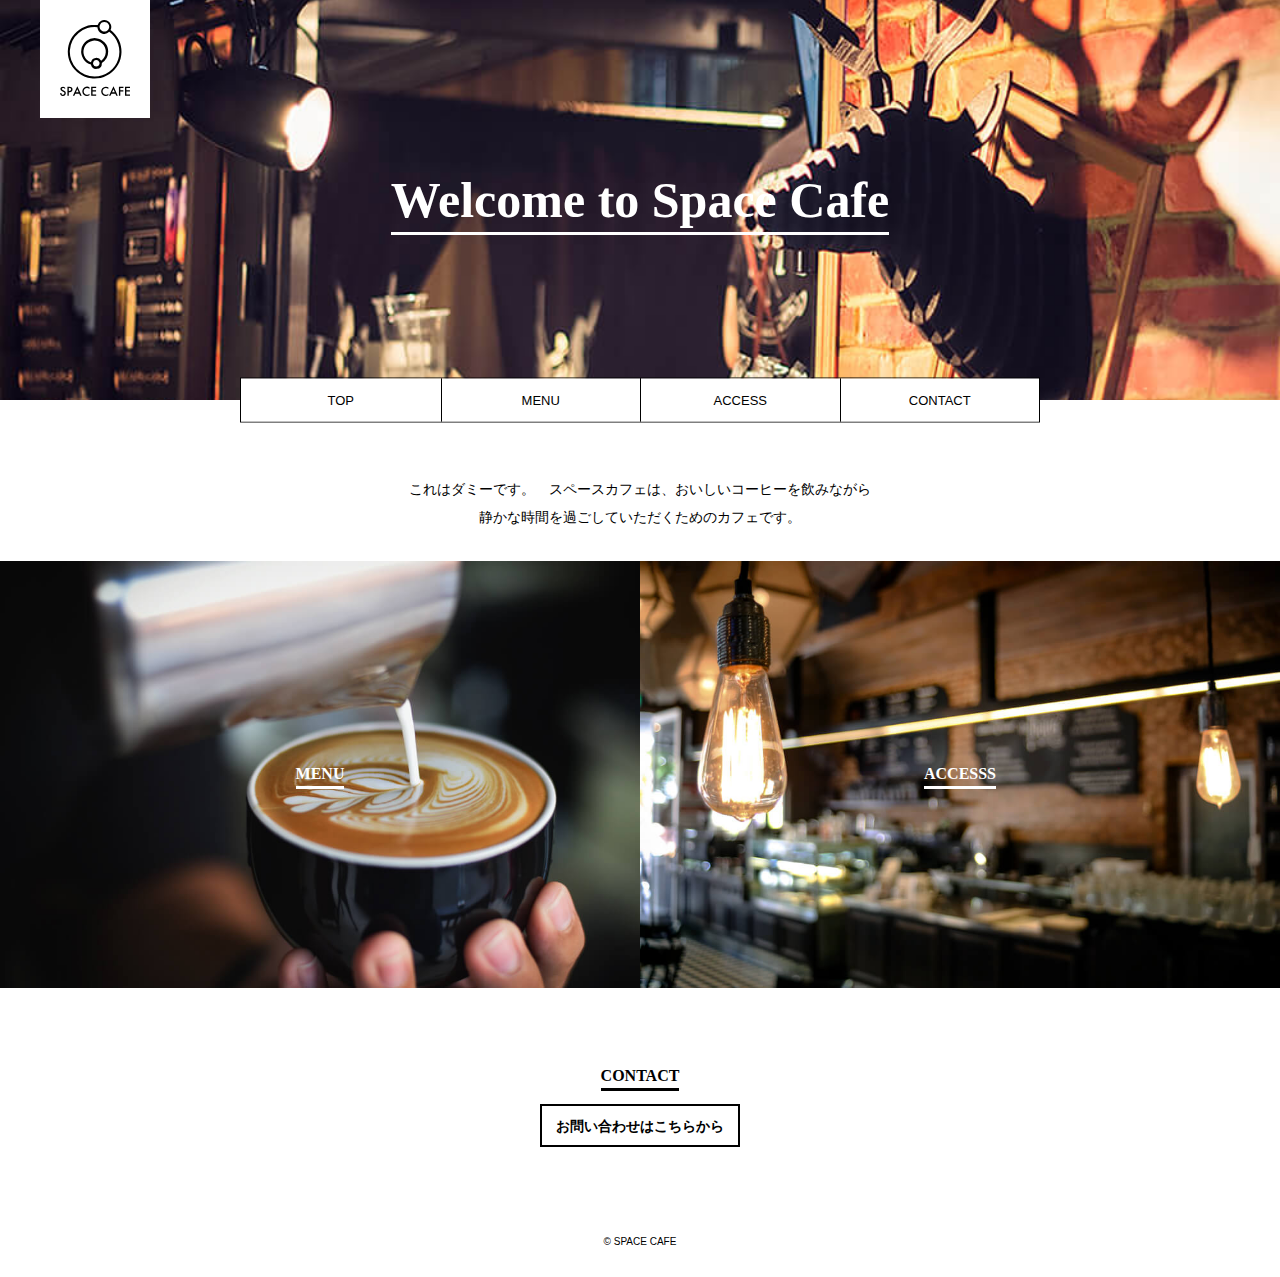
<file: index.html>
<!DOCTYPE html>
<html lang="js">

<head>
  <meta charset="UTF-8" />
  <meta http-equiv="X-UA-Compatible" content="IE=edge" />
  <meta name="viewport" content="width=device-width, initial-scale=1.0" />
  <title>SPACE CAFE</title>
  <link rel="shortcut icon" href="assets/img/common/favicon.ico" type="image/x-icon" />
  <link rel="apple-touch-icon" href="
    assets/img/common/apple-touch-icon.png" />
  <link rel="stylesheet" href="./assets/css/reset.css" />
  <link rel="stylesheet" href="./assets/css/common.css" />
  <link rel="stylesheet" href="./assets/css/top.css" />
</head>

<body>
  <header class="header">
    <section>
      <h1 class="logo">
        <img src="assets/img/common/logo.svg" alt="ロゴ" />
      </h1>
      <div class="catch-copy"><span> Welcome to Space Cafe </span></div>
    </section>
  </header>
  <nav class="globalnav">
    <ul class="globalnav-list">
      <li><a href="index.html">TOP</a></li>
      <li><a href="menu/index.html">MENU</a></li>
      <li><a href="access/index.html">ACCESS</a></li>
      <li><a href="contact/index.html">CONTACT</a></li>
    </ul>
  </nav>
  <main class="main">
    <div class="wrapper">
      <div class="lead">
        これはダミーです。　スペースカフェは、おいしいコーヒーを飲みながら<br />
        静かな時間を過ごしていただくためのカフェです。
      </div>
    </div>
    <div class="img-link-wrap">
      <section class="img-link">
        <a href="menu/index.html" class="menu">
          <img src="assets/img/top/bg_menu.jpg" alt="メニュー画像" />
          <h2 class="heading02">
            <span> MENU </span>
          </h2>
        </a>
      </section>
      <section class="img-link">
        <a href="access/index.html">
          <img src="assets/img/top/bg_access.jpg" alt="アクセス画像" />
          <h2 class="heading02"><span> ACCESSS </span></h2>
        </a>
      </section>
    </div>
    <!-- wrapper -->
    <section>
      <h2 class="heading02">
        <span>CONTACT</span>
      </h2>
      <a href="contact/index.html" class="btn"> お問い合わせはこちらから </a>
    </section>
  </main>
  <footer class="footer">
    <p class="copy">
      <small> © SPACE CAFE </small>
    </p>
  </footer>
</body>

</html>
</file>
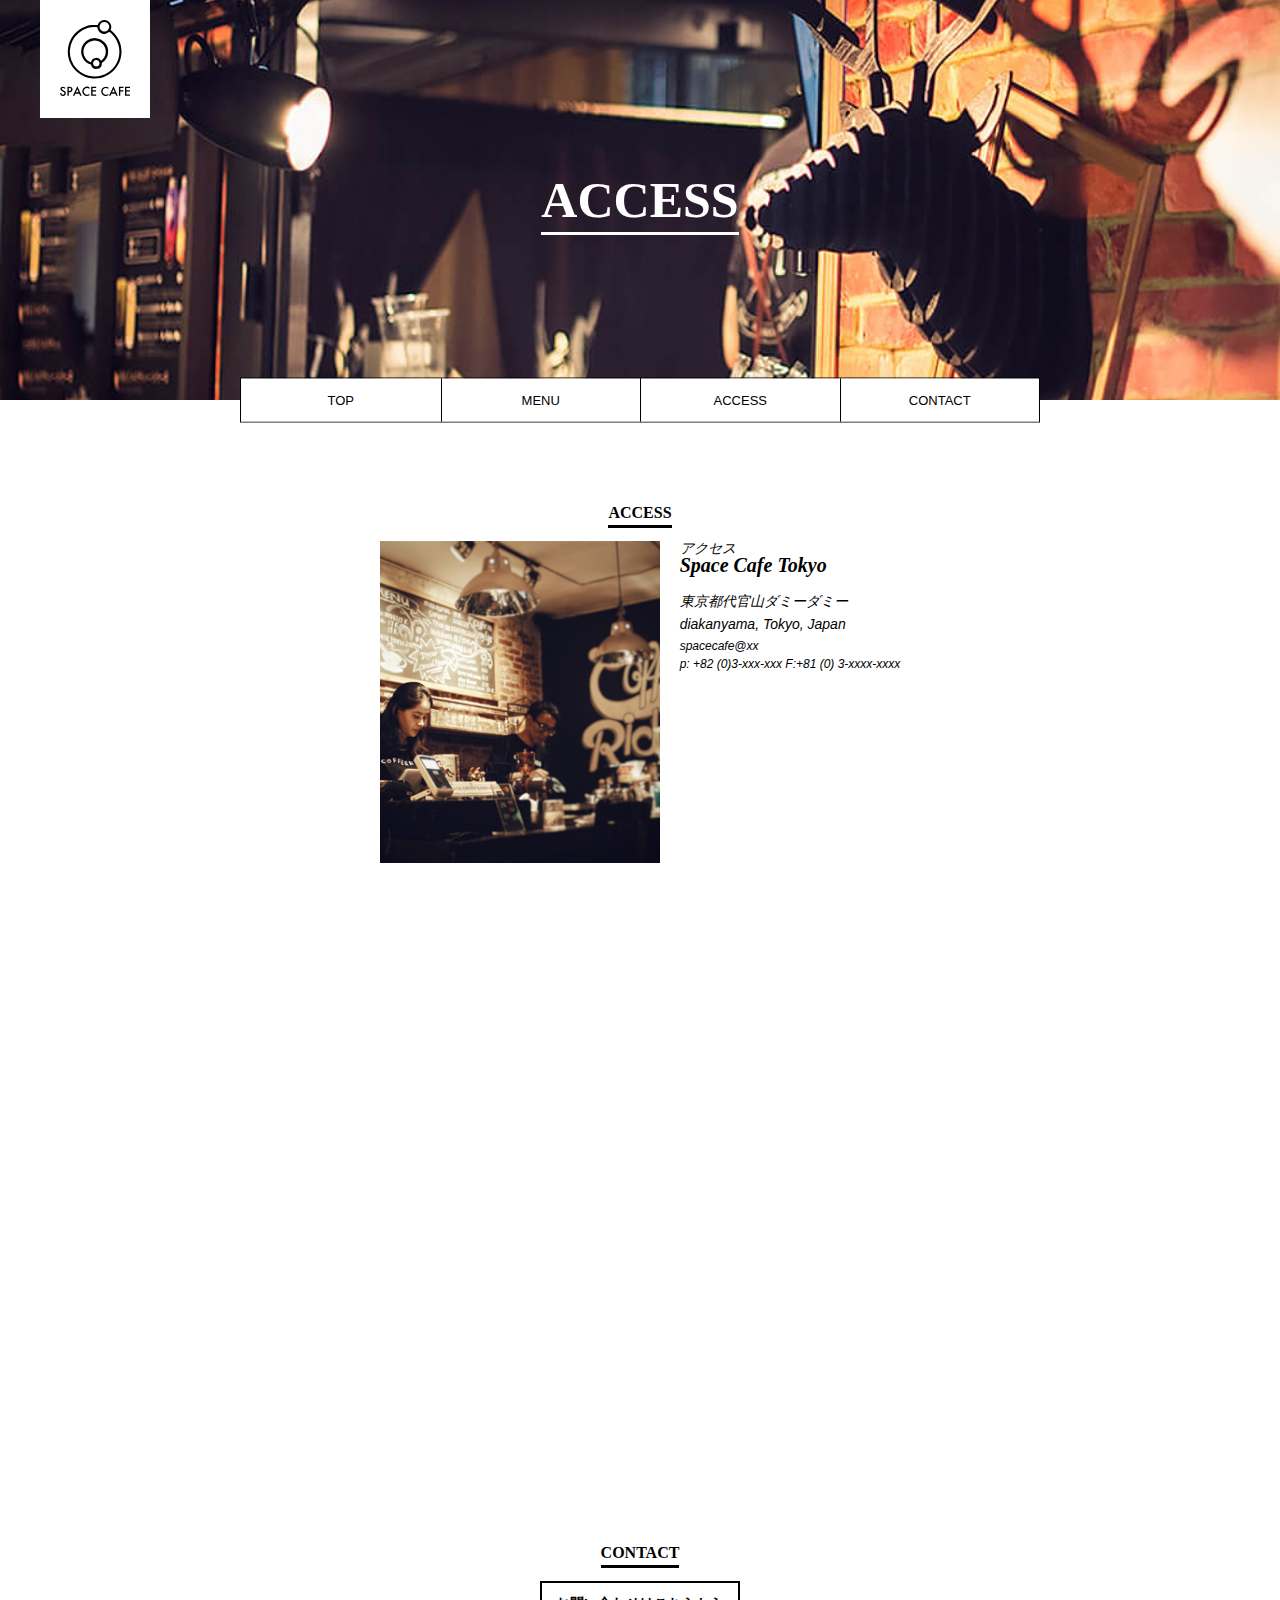
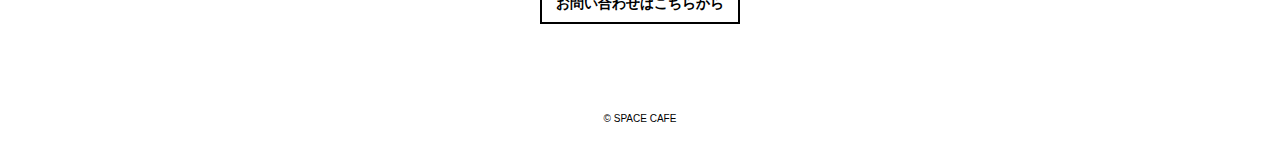
<file: access/index.html>
<!DOCTYPE html>
<html lang="js">

<head>
  <meta charset="UTF-8" />
  <meta http-equiv="X-UA-Compatible" content="IE=edge" />
  <meta name="viewport" content="width=device-width, initial-scale=1.0" />
  <title>アクセスページ | SPACE CAFE</title>
  <link rel="shortcut icon" href="../assets/img/common/favicon.ico" type="image/x-icon" />
  <link rel="apple-touch-icon" href="
    ../assets/img/common/apple-touch-icon.png" />
  <link rel="stylesheet" href="./../assets/css/reset.css" />
  <link rel="stylesheet" href="./../assets/css/common.css" />
  <link rel="stylesheet" href="./../assets/css/access.css" />
</head>

<body>
  <header class="header header-access">
    <section>
      <h1 class="logo">
        <img src="../assets/img/common/logo.svg" alt="ロゴ" />
      </h1>
      <div class="catch-copy"><span>ACCESS</span></div>
    </section>
  </header>
  <nav class="globalnav">
    <ul class="globalnav-list">
      <li><a href="index.html">TOP</a></li>
      <li><a href="menu/index.html">MENU</a></li>
      <li><a href="access/index.html">ACCESS</a></li>
      <li><a href="contact/index.html">CONTACT</a></li>
    </ul>
  </nav>
  <main class="main">
    <div class="wrapper">
      <section class="section-access">
        <h2 class="heading02"><span>ACCESS</span></h2>
        <div class="access-block">

          <div class="access-img">
            <img src="./../assets/img/access/img_access.jpg" alt="" />
          </div>
          <address>
            <dl>
              <dt>アクセス</dt>
              <dd class="access-desc">
                <div class="access-name">Space Cafe Tokyo</div>
                <div class="address">
                  <div class="address-text">
                    東京都代官山ダミーダミー<br />
                    diakanyama, Tokyo, Japan
                    <div class="address-contact">
                      spacecafe@xx<br />
                      p: +82 (0)3-xxx-xxx F:+81 (0) 3-xxxx-xxxx
                    </div>
                  </div>
                </div>
              </dd>
              <!-- desc -->
            </dl>
          </address>
        </div>
        <div class="map">
          <iframe
            src="https://www.google.com/maps/embed?pb=!1m18!1m12!1m3!1d3242.070154513344!2d139.7041983!3d35.65064315!2m3!1f0!2f0!3f0!3m2!1i1024!2i768!4f13.1!3m3!1m2!1s0x60188b44e6cacbeb%3A0x566d8bd2a5a20a2!2z44CSMTUwLTAwMzQg5p2x5Lqs6YO95riL6LC35Yy65Luj5a6Y5bGx55S6!5e0!3m2!1sja!2sjp!4v1748053055349!5m2!1sja!2sjp"
            width="600" height="450" style="border: 0" allowfullscreen="" loading="lazy"
            referrerpolicy="no-referrer-when-downgrade"></iframe>
        </div>
      </section>
    </div>
    <section>
      <h2 class="heading02">
        <span>CONTACT</span>
      </h2>
      <a href="contact/index.html" class="btn"> お問い合わせはこちらから </a>
    </section>
  </main>
  <footer class="footer">
    <p class="copy">
      <small> © SPACE CAFE </small>
    </p>
  </footer>
</body>

</html>
</file>
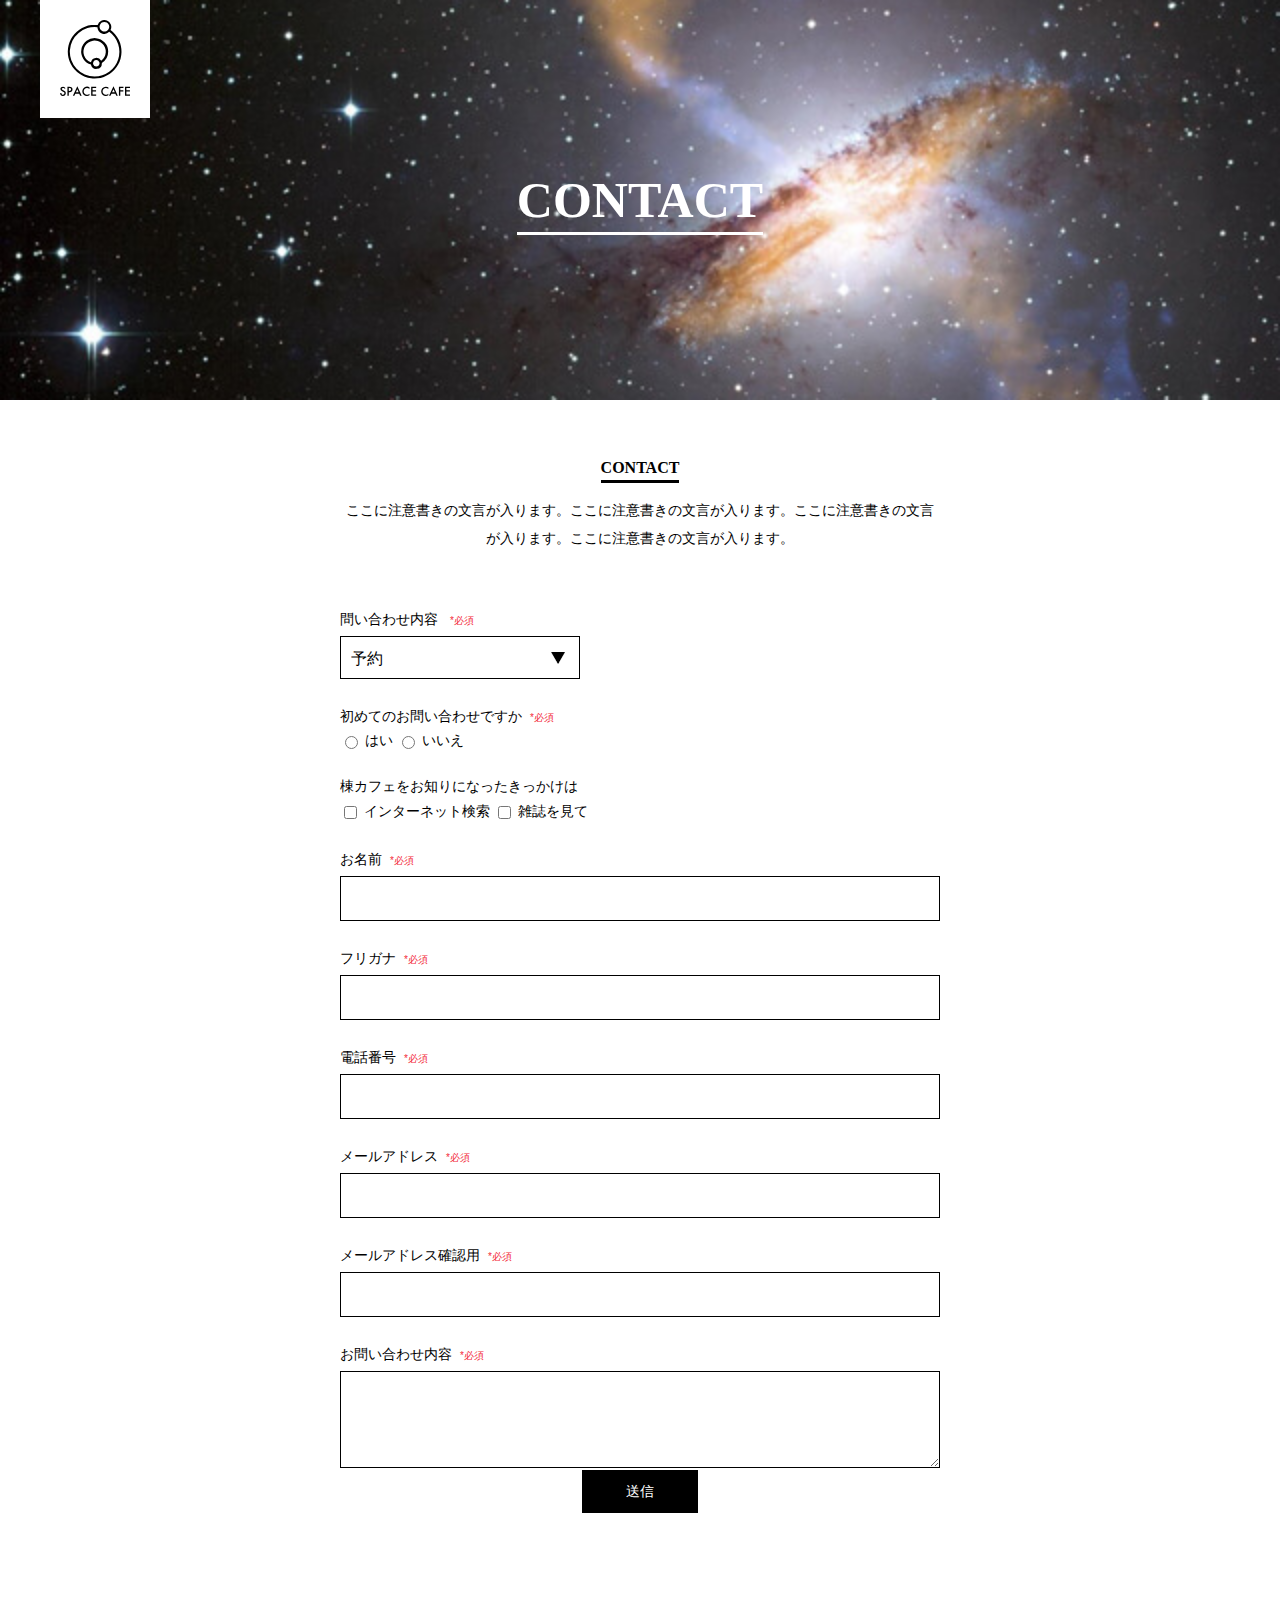
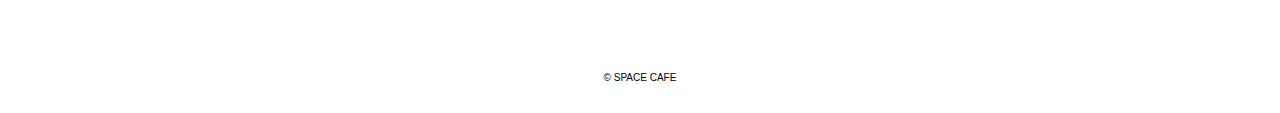
<file: contact/index.html>
<!DOCTYPE html>
<html lang="js">

<head>
  <meta charset="UTF-8" />
  <meta http-equiv="X-UA-Compatible" content="IE=edge" />
  <meta name="viewport" content="width=device-width, initial-scale=1.0" />
  <title>お問い合わせ | SPACE CAFE</title>
  <link rel="shortcut icon" href="../assets/img/common/favicon.ico" type="image/x-icon" />
  <link rel="apple-touch-icon" href="
    ../assets/img/common/apple-touch-icon.png" />
  <link rel="stylesheet" href="./../assets/css/reset.css" />
  <link rel="stylesheet" href="./../assets/css/common.css" />
  <link rel="stylesheet" href="./../assets/css/contact.css" />
</head>

<body>
  <header class="header header-contact">
    <section>
      <h1 class="logo">
        <img src="../assets/img/common/logo.svg" alt="ロゴ" />
      </h1>
      <div class="catch-copy"><span>CONTACT</span></div>
    </section>
  </header>
  <main class="main">
    <div class="wrapper">
      <section class="section-contact">
        <h2 class="heading02"><span>CONTACT</span></h2>
        <div class="lead">
          ここに注意書きの文言が入ります。ここに注意書きの文言が入ります。ここに注意書きの文言が入ります。ここに注意書きの文言が入ります。
        </div>
        <form action="#" class="form">
          <fieldset class="form-block">
            <legend class="form-title">
              問い合わせ内容
              <span class="must">*必須</span>
            </legend>
            <div class="form-input">
              <div class="selectbox-wrap">
                <select name="select" class="select">
                  <option value="予約">予約</option>
                  <option value="その他お問い合わせ">その他お問い合わせ</option>
                </select>
              </div>
            </div>
          </fieldset>
          <fieldset class="form-block">
            <legend class="form-title">初めてのお問い合わせですか<span class="must">*必須</span></legend>
            <div class="form-input"><input type="radio" name="radio" id="radio1" value="1">
              <label for="radio1">はい</label>
              <input type="radio" name="radio" id="radio2" value="2">
              <label for="radio2">いいえ</label>
            </div>
          </fieldset>
          <fieldset class="form-block">
            <legend class="form-title">棟カフェをお知りになったきっかけは</legend>
            <div class="form-input"><input type="checkbox" name="checkbox1" id="checkbox1" value="1">
              <label for="radio1">インターネット検索</label>
              <input type="checkbox" name="checkbox" id="checkbox2" value="2">
              <label for="radio2">雑誌を見て</label>
            </div>
          </fieldset>
          <fieldset class="form-block">
            <legend class="form-title">お名前<span class="must">*必須</span></legend>
            <div class="form-input"><input type="text" name="text" id="input-text">
            </div>
          </fieldset>
          <fieldset class="form-block">
            <legend class="form-title">フリガナ<span class="must">*必須</span></legend>
            <div class="form-input"><input type="text" name="text" id="input-text">
            </div>
          </fieldset>
          <fieldset class="form-block">
            <legend class="form-title">電話番号<span class="must">*必須</span></legend>
            <div class="form-input"><input type="text" name="text" id="input-text">
            </div>
          </fieldset>
          <fieldset class="form-block">
            <legend class="form-title">メールアドレス<span class="must">*必須</span></legend>
            <div class="form-input"><input type="text" name="text" id="input-text">
            </div>
          </fieldset>
          <fieldset class="form-block">
            <legend class="form-title">メールアドレス確認用<span class="must">*必須</span></legend>
            <div class="form-input"><input type="text" name="text" id="input-text">
            </div>
          </fieldset>
          <fieldset class="form-block">
            <legend class="form-title">お問い合わせ内容<span class="must">*必須</span></legend>
            <div class="form-input"><textarea class="textarea"></textarea>
            </div>
            <button class="submit-btn">送信</button>
          </fieldset>
        </form>
      </section>
    </div><!--wrapper-->
  </main>
  <footer class="footer">
    <p class="copy">
      <small> © SPACE CAFE </small>
    </p>
  </footer>
</body>

</html>
</file>
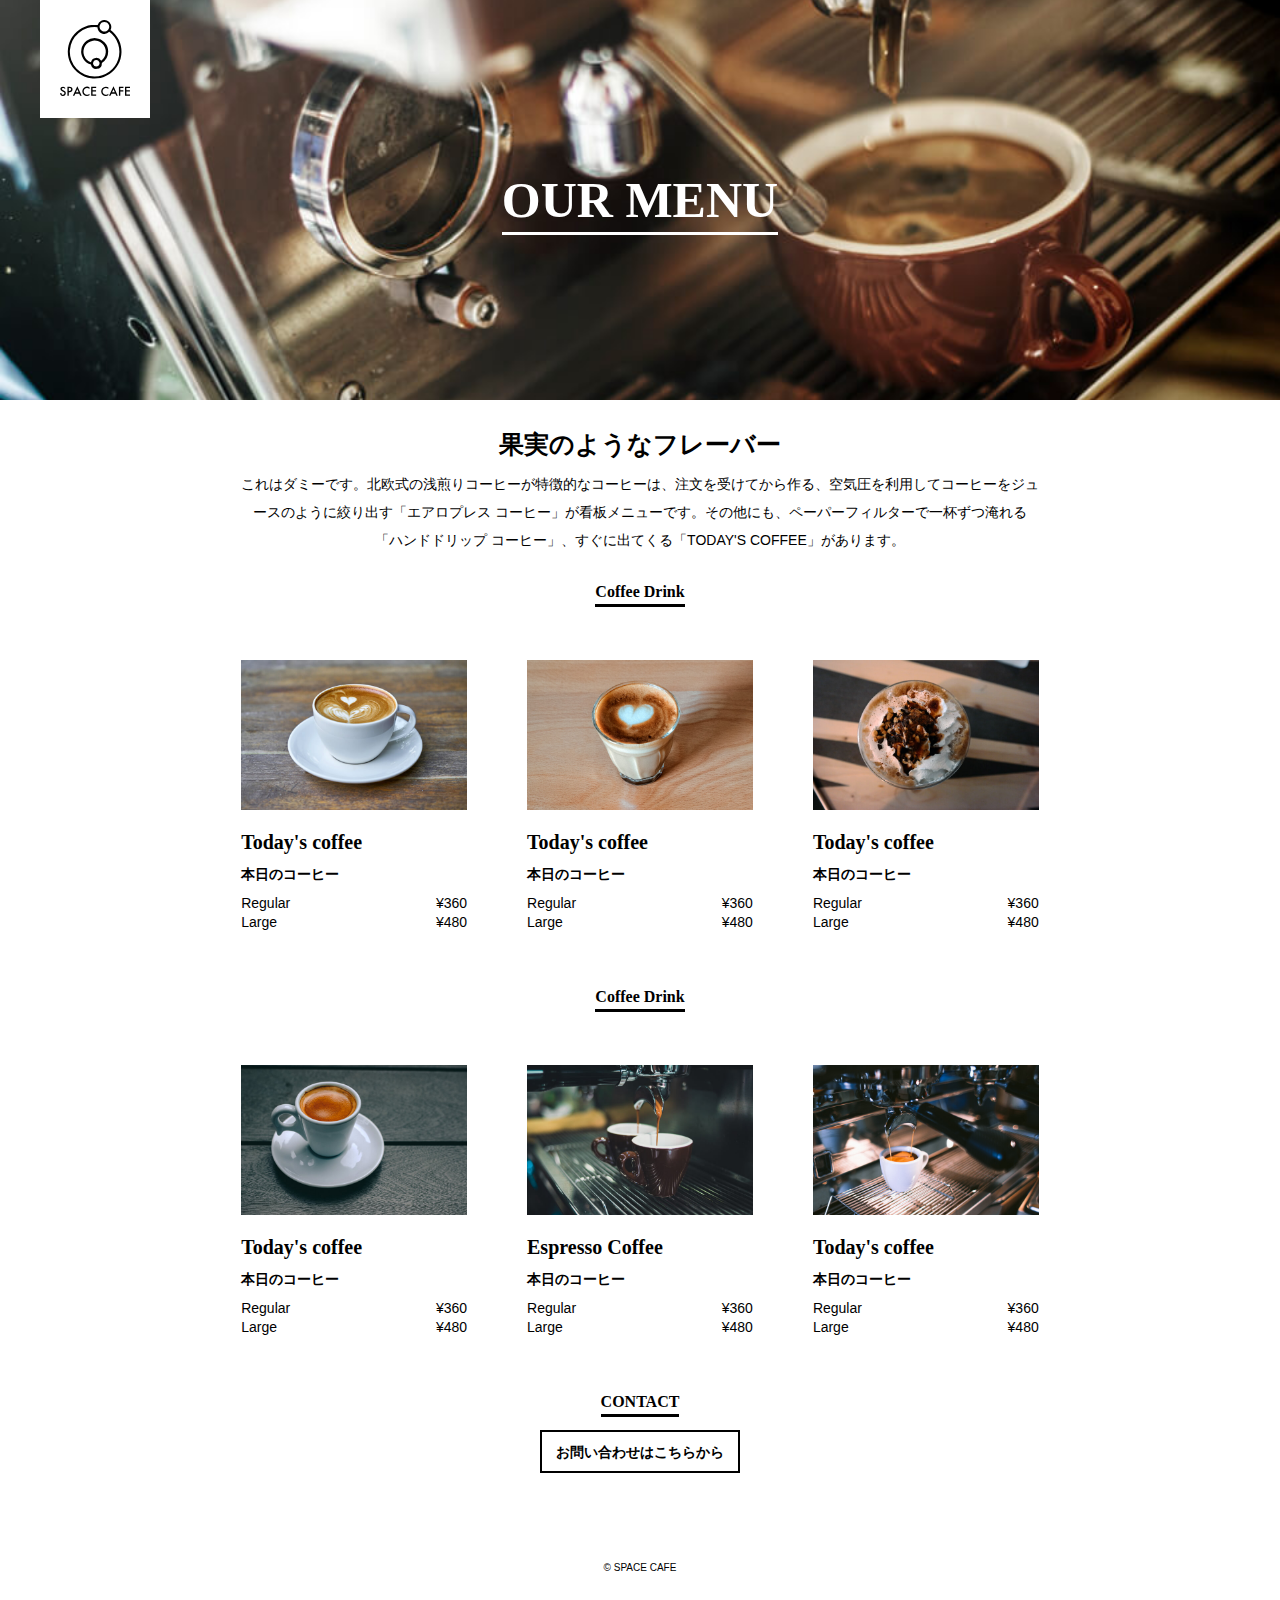
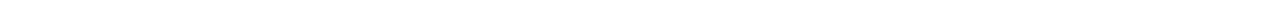
<file: menu/index.html>
<!DOCTYPE html>
<html lang="js">

<head>
  <meta charset="UTF-8" />
  <meta http-equiv="X-UA-Compatible" content="IE=edge" />
  <meta name="viewport" content="width=device-width, initial-scale=1.0" />
  <title>メニューページ | SPACE CAFE</title>
  <link rel="shortcut icon" href="../assets/img/common/favicon.ico" type="image/x-icon" />
  <link rel="apple-touch-icon" href="
    ../assets/img/common/apple-touch-icon.png" />
  <link rel="stylesheet" href="./../assets/css/reset.css" />
  <link rel="stylesheet" href="./../assets/css/common.css" />
  <link rel="stylesheet" href="./../assets/css/menu.css" />
</head>

<body>
  <header class="header header-menu">
    <section>
      <h1 class="logo">
        <img src="../assets/img/common/logo.svg" alt="ロゴ" />
      </h1>
      <div class="catch-copy"><span>OUR MENU</span></div>
    </section>
  </header>
  <main class="main">
    <div class="wrapper">
      <div class="lead">
        <div class="lead-title">果実のようなフレーバー</div>
        これはダミーです。北欧式の浅煎りコーヒーが特徴的なコーヒーは、注文を受けてから作る、空気圧を利用してコーヒーをジュースのように絞り出す「エアロプレス
        コーヒー」が看板メニューです。その他にも、ペーパーフィルターで一杯ずつ淹れる「ハンドドリップ
        コーヒー」、すぐに出てくる「TODAY'S COFFEE」があります。
      </div>
      <section class="menu-category">
        <h2 class="heading02 heading02--menu">
          <span>Coffee Drink</span>
        </h2>
      </section>
      <div>
        <ul class="menu-wrap">
          <li class="menu">
            <div class="menu-img">
              <img src="./../assets/img/menu/menu_coffee01.jpg" alt="" />
            </div>
            <div class="menu-name-en">Today's coffee</div>
            <p class="menu-name-ja">本日のコーヒー</p>
            <div class="menu-price">
              <span> Regular </span>
              <span> ¥360 </span>
            </div>
            <div class="menu-price">
              <span> Large </span>
              <span> ¥480 </span>
            </div>
          </li>
          <!-- menu -->
          <li class="menu">
            <div class="menu-img">
              <img src="./../assets/img/menu/menu_coffee02.jpg" alt="" />
            </div>
            <div class="menu-name-en">Today's coffee</div>
            <p class="menu-name-ja">本日のコーヒー</p>
            <div class="menu-price">
              <span> Regular </span>
              <span> ¥360 </span>
            </div>
            <div class="menu-price">
              <span> Large </span>
              <span> ¥480 </span>
            </div>
          </li>
          <li class="menu">
            <div class="menu-img">
              <img src="./../assets/img/menu/menu_coffee03.jpg" alt="" />
            </div>
            <div class="menu-name-en">Today's coffee</div>
            <p class="menu-name-ja">本日のコーヒー</p>
            <div class="menu-price">
              <span> Regular </span>
              <span> ¥360 </span>
            </div>
            <div class="menu-price">
              <span> Large </span>
              <span> ¥480 </span>
            </div>
          </li>
        </ul>
      </div>
      <section class="menu-category">
        <h2 class="heading02 heading02--menu">
          <span>Coffee Drink</span>
        </h2>
      </section>
      <div>
        <ul class="menu-wrap">
          <li class="menu">
            <div class="menu-img">
              <img src="./../assets/img/menu/menu_coffee04.jpg" alt="" />
            </div>
            <div class="menu-name-en">Today's coffee</div>
            <p class="menu-name-ja">本日のコーヒー</p>
            <div class="menu-price">
              <span> Regular </span>
              <span> ¥360 </span>
            </div>
            <div class="menu-price">
              <span> Large </span>
              <span> ¥480 </span>
            </div>
          </li>
          <!-- menu -->
          <li class="menu">
            <div class="menu-img">
              <img src="./../assets/img/menu/menu_coffee05.jpg" alt="" />
            </div>
            <div class="menu-name-en">Espresso Coffee</div>
            <p class="menu-name-ja">本日のコーヒー</p>
            <div class="menu-price">
              <span> Regular </span>
              <span> ¥360 </span>
            </div>
            <div class="menu-price">
              <span> Large </span>
              <span> ¥480 </span>
            </div>
          </li>
          <li class="menu">
            <div class="menu-img">
              <img src="./../assets/img/menu/menu_coffee06.jpg" alt="" />
            </div>
            <div class="menu-name-en">Today's coffee</div>
            <p class="menu-name-ja">本日のコーヒー</p>
            <div class="menu-price">
              <span> Regular </span>
              <span> ¥360 </span>
            </div>
            <div class="menu-price">
              <span> Large </span>
              <span> ¥480 </span>
            </div>
          </li>
        </ul>
      </div>

      <section>
        <h2 class="heading02">
          <span>CONTACT</span>
        </h2>
        <a href="contact/index.html" class="btn"> お問い合わせはこちらから </a>
      </section>
  </main>
  <footer class="footer">
    <p class="copy">
      <small> © SPACE CAFE </small>
    </p>
  </footer>
</body>

</html>
</file>
<file: assets/css/common.css>
@charset "UTF-8";

.header {
  position: relative;
  width: 100%;
  height: 0;
  padding-bottom: 100%;
  background: url(./../img/top/hero_top.jpg) no-repeat center center/cover;
}

@media print,
screen and (min-width: 768px) {
  .header {
    height: 400px;
    padding-bottom: 0;
  }
}


.logo {
  width: 60px;
  padding: 10px;
  background: #fff;
  position: absolute;
  top: 0;
  left: 20px;
}

@media print,
screen and (min-width:768px) {
  .logo {
    width: 110px;
    padding: 20px;
    left: 40px;
  }

}

.heading02 {
  text-align: center;
  font-size: 16px;
  font-weight: bold;
  color: black;
  font-family: "ヒラギノ明朝 ProN W3", "Hiragino Mincho ProN", "HG明朝E",
    "MS P明朝", "MS 明朝", serif;
  margin-bottom: 20px;
}

@media print,
screen and (min-width:768px) {
  .btn {
    width: 40px;
    padding: 20px 0;
    font-size: 14px
  }
}

.catch-copy,
.page-title {
  text-align: center;
  width: 100%;
  color: white;
  font-family: "ヒラギノ明朝 ProN W3", "Hiragino Mincho ProN", "HG明朝E",
    "MS P明朝", "MS 明朝", serif;
  font-size: 6vw;
  font-weight: bold;
  position: absolute;
  top: 50%;
  left: 0;
  -webkit-transform: translate(0, -50%);
  transform: translate(0, -50%);
}

.catch-copy span,
.page-title span {
  border-bottom: 3px solid #fff;
  padding-bottom: 4px;
}

@media print,
screen and (min-width:768px) {

  .catch-copy,
  .page-title {
    font-size: 50px;
  }

  .lead {
    width: 800px;
    margin: 0 auto;
    text-align: center;
  }

}


.heading02 span {
  border-bottom: 3px solid #000;
  padding-bottom: 4px;
}

.lead {
  font-size: 14px;
  line-height: 2;
}

.btn {
  display: block;
  text-align: center;
  width: 200px;
  margin: 0 auto 60px;
  border: 2px solid #000;
  text-decoration: none;
  padding: 13px 0 12px;
  font-weight: bold;
}

.footer {
  padding: 15px, 10px;
}

@media print,
screen and (min-width:768px) {
  .footer {
    padding: 30px 10px;
  }

}

.copy {
  text-align: center;
  font-size: 1rem;
}

.globalnav {
  display: table-cell;
  text-align: center;
}

.globalnav li {
  display: table-cell;
  text-align: center;
}

.globalnav li a {
  font-size: 1.3rem;
  display: block;
  background: #fff;
  text-decoration: none;
  padding: 15px 0;
}

.globalnav-list {
  width: 100%;
  max-width: 800px;
  margin: 0 auto;
  display: table;
  table-layout: fixed;
  border: 1px solid #000;
}

.globalnav li:not(:first-child) {
  border-left: 1px solid #000;
}

.globalnav li a:hover {
  opacity: 1;
}

.globalnav {
  position: relative;
  padding: 0 10px;
  transform: translate(0, -50%);
  display: block;
  margin: 0 auto;
}

@media print,
screen and (min-width:786px) {
  .globalnav li a:hover {
    background: #000;
    color: #fff;
  }

}
</file>
<file: assets/css/top.css>
@charset "UTF-8";

.wapper {
  max-width: 960px;
  margin: 0 auto;
  padding: 0 4%;
}

.lead {
  padding: 30px 0;
}

.img-link-wrap {
  margin-bottom: 40px;
}

@media print,
screen and (min-width:768px) {
  .img-link-wrap {
    display: flex;
    margin-bottom: 80px;
  }

  .img-link {
    width: 50%;
  }
}

.img-link a {
  display: block;
  position: relative;
  z-index: 1;
}

.img-link a .heading02 {
  color: #fff;
  z-index: 2;
  position: absolute;
  width: 100%;
  top: 50%;
  left: 0;
  -webkit-transform: translate(0, -50%);
  transform: translate(0, -50%);

  margin-bottom: 0;
}

.img-link a .heading02 span {
  border-color: #fff;
}

.img-link a img {
  display: block;
}
</file>
<file: assets/css/access.css>
@charset "utf-8";

.header.header-menu {
  background: url(../../assets/img/access/hero_access.jpg) no-repeat center center/cover;
}

.wrapper {
  max-width: 960px;
  margin: 0 auto;
  padding: 0 4%;
}

.section-access {
  padding: 30px 0 50px;
}

@media print,
screen and (min-width:768px) {
  .section-access {
    padding: 60px 0 100px;
    max-width: 700px;
    margin: 0 auto;
  }

}

.access-img {
  margin-bottom: 15px;
}

@media print,
screen and (min-width:768px) {
  .access-img {
    width: 50%;
    max-width: 300px;
    padding-right: 20px;
  }

}

.address {
  margin-bottom: 20px;
}

.address dt {
  font-size: 12px;
  margin-bottom: 10px;
}

.access-name {
  font-family: "ヒラギノ明朝 ProN W3", "Hiragino Mincho ProN", "HG明朝E",
    "MS P明朝", "MS 明朝", serif;
  font-size: 20px;
  font-weight: bold;
  margin-bottom: 15px;
}

.address-text {
  font-size: 14px;
  line-height: 1.67;
  margin-bottom: 10px;
}

.address-contact {
  font-size: 12px;
  line-height: 1.5;
}

@media print,
screen and (min-width:768px) {
  .access-block {
    display: flex;
    justify-content: center;
    margin-bottom: 40px;
  }

}

.map {
  position: relative;
  width: 100%;
  height: 0;
  padding-bottom: 75%;
}

.map iframe {
  width: 100%;
  height: 100%;
  position: absolute;
  top: 0;
  left: 0;
  right: 0;
  bottom: 0;
}
</file>
<file: assets/css/contact.css>
@charset "utf-8";

.header.header-contact {
  background: url(../../assets/img/contact/hero_contact.jpg) no-repeat center center/cover;
}

.wrapper {
  max-width: 960px;
  margin: 0 auto;
  padding: 0 4%;
}

.section-contact {
  padding: 30px 0 50px;
}

@media print,
screen and (min-width:768px) {
  .section-contact {
    padding: 60px 0 100px;
    margin: 0 auto;
  }

}

.select {
  -moz-appearance: none;
  -webkit-appearance: none;
  width: 100%;
  height: 43px;
  padding: 0 10px;
  border: 1px solid #000;
  border-radius: 0;
  background: #fff;
  font-size: 1.6rem;
  line-height: 43px;
}

.selectbox-wrap {
  position: relative;
  width: 240px;
  height: 43px;
  z-index: 1;
}

.selectbox-wrap::after {
  content: "";
  display: block;
  width: 14px;
  height: 12px;
  background: url(../img/contact/icon_select.png) no-repeat center center/cover;
  position: absolute;
  top: 50%;
  margin-top: -6px;
  right: 15px;
  z-index: 10;
}

.form-block {
  margin-bottom: 25px;
}

@media print,
screen and (min-width:768px) {
  .form-block {
    width: 600px;
    margin: 0 auto 30px;
  }

}

.form-title {
  font-size: 1.4rem;
  margin-bottom: 10px;
}

.form-title span {
  display: inline-block;
  font-size: 1.0rem;
  color: #f32938;
  margin-left: 8px;
}

.lead {
  margin-bottom: 30px;
}

@media print,
screen and (min-width:768px) {
  .lead {
    margin: 0 auto;
    width: 600px;
    text-align: center;
    margin-bottom: 60px;
  }

}

.select,
input[type="text"],
textarea {
  -moz-appearance: none;
  -webkit-appearance: none;
  appearance: none;
  width: 100%;
  padding: 0 10px;
  border: 1px solid #000;
  border-radius: 0;
  background-color: #fff;
  border-radius: 0;
  background: #fff;
  font-size: 1.6rem;
  line-height: 43px;
}

.textarea {
  height: 97px;
  line-height: 1.5;
  padding: 10px;
}

.submit-btn {
  display: block;
  -moz-appearance: none;
  -webkit-appearance: none;
  appearance: none;
  border: none;
  cursor: pointer;
  padding: 0;
  background: #000;
  color: #fff;
  font-size: 1.4rem;
  width: 116px;
  height: 43px;
  line-height: 43px;
  margin: 0 auto;
}
</file>
<file: assets/css/menu.css>
@charset "utf-8";

.header.header-menu {
  background: url(../../assets/img/menu/hero_menu.jpg) no-repeat center center/cover;
}

.wrapper {
  max-width: 960px;
  margin: 0 auto;
  padding: 0 4%;
}

.lead {
  padding: 30px 0;
}

.lead-title {
  font-size: 25px;
  margin-bottom: 10px;
  font-weight: bold;
  line-height: 1.2;
  font-family: "ヒラギノ明朝 ProN W3", "Hiragino Mincho ProN", "HG明朝E",
    "MS P明朝", "MS 明朝", serif;
}

.menu {
  padding: 15px 0;
  border-bottom: 1px solid #eee;
  list-style: none;
}


@media print,
screen and (min-width:768px) {
  .menu-wrap {
    display: flex;
    flex-wrap: wrap;
  }

  .menu {
    width: 33.33%;
    padding: 0 30px;
    margin-bottom: 60px;
    border-bottom: none;

  }

}

.menu-img {
  margin-bottom: 20px;
}

.menu-name-en {
  font-size: 20px;
  font-family: "ヒラギノ明朝 ProN W3", "Hiragino Mincho ProN", "HG明朝E",
    "MS P明朝", "MS 明朝", serif;
  font-weight: bold;
  margin-bottom: 15px;
}

.menu-name-ja {
  font-size: 14px;
  font-weight: bold;
  margin-bottom: 15px;
}

.menu-price {
  font-size: 14px;
  display: -webkit-flex;
  display: -ms-flexbox;
  display: flex;
  -webkit-justify-content: space-between;
  -ms-flex-pack: justify;
  justify-content: space-between;
}

.menu-price+.menu-price {
  margin-top: 5px;
}

.menu-category {
  margin-bottom: 60px;
}

@media print,
screen and (min-width:768px) {
  .menu-category {
    margin: 0 -30px 60px;
  }

}
</file>
